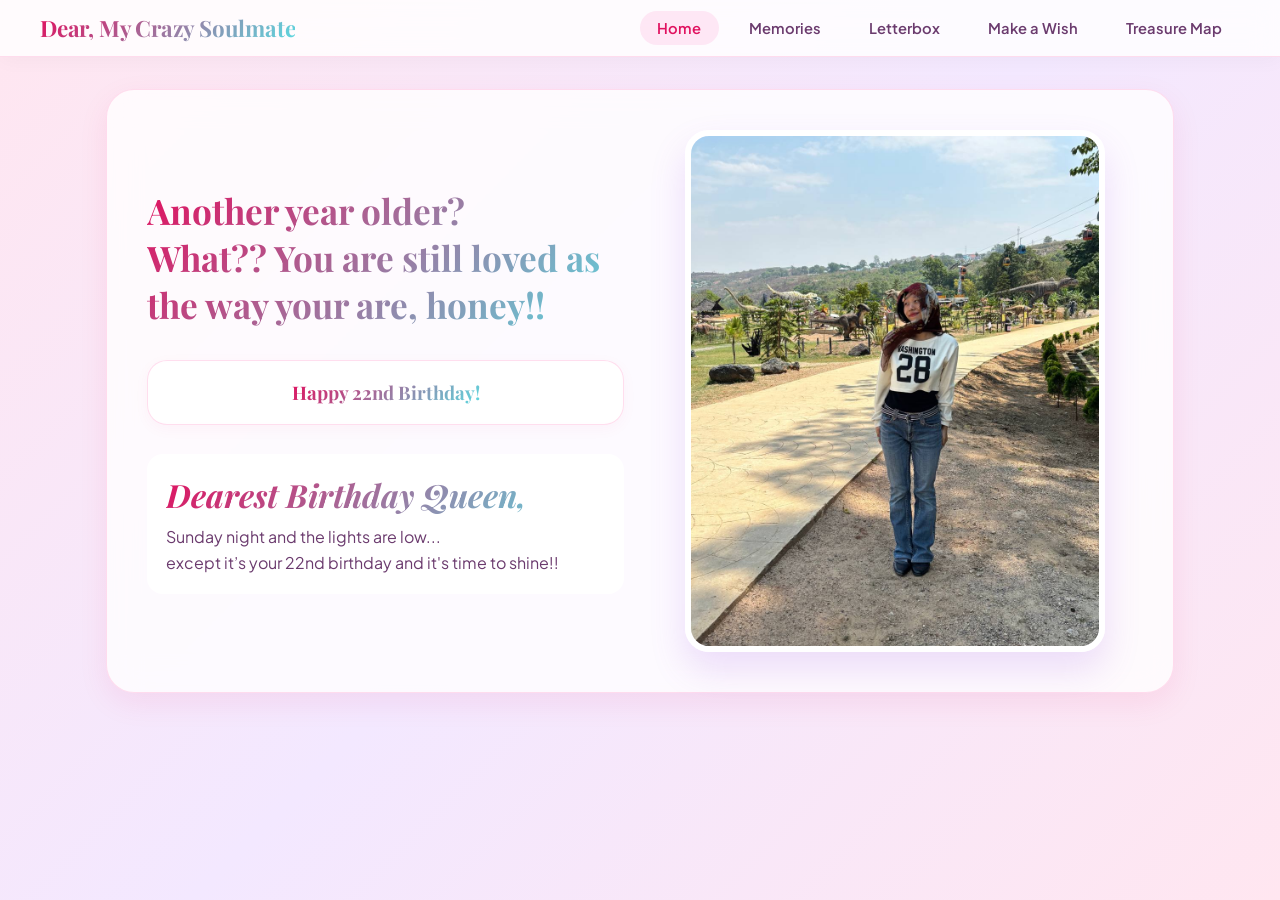
<file: index.html>
<!DOCTYPE html>
<html lang="en">
<head>
    <meta charset="UTF-8">
    <meta name="viewport" content="width=device-width, initial-scale=1.0">
    <title>Happy 22nd Birthday!</title>
    <link rel="stylesheet" href="webbie.css">
    <link rel="stylesheet" href="https://cdnjs.cloudflare.com/ajax/libs/font-awesome/6.4.0/css/all.min.css">
</head>
<body>

    <nav class="navbar">
        <div class="nav-container">
            <a href="index.html" class="logo font-barbie"></i> Dear, My Crazy Soulmate</a>
            <ul class="nav-links">
                <li><a href="index.html" class="active">Home</a></li>
                <li><a href="webbiepage2.html">Memories</a></li>
                <li><a href="webbiepage3.html">Letterbox</a></li>
                <li><a href="webbiepage4.html">Make a Wish</a></li>
                <li><a href="webbiepage5.html">Treasure Map</a></li>
            </ul>
        </div>
    </nav>

    <div class="container">
        <div class="card-pink home-grid">
            <div class="home-text">
                <h1 class="font-barbie" style="font-size: 2.2rem; color: var(--barbie-magenta); margin-bottom: 0.5rem;">
                    Another year older? <br>  What?? You are still loved as the way your are, honey!!
                </h1>
                <p style="margin-bottom: 1.5rem; color: #6b21a8;"> </p>

                <div class="countdown-box">
                    <div class="time-card">
                        <div class="time-num" id="days">00</div>
                        <div class="time-label">Days</div>
                    </div>
                    <div class="time-card">
                        <div class="time-num" id="hours">00</div>
                        <div class="time-label">Hours</div>
                    </div>
                    <div class="time-card">
                        <div class="time-num" id="minutes">00</div>
                        <div class="time-label">Mins</div>
                    </div>
                    <div class="time-card">
                        <div class="time-num" id="seconds">00</div>
                        <div class="time-label">Secs</div>
                    </div>
                </div>

                <div style="background: #fff; padding: 1.2rem; border-radius: 16px; border-left: 5px solid var(--barbie-pink);">
                    <h2 class="font-script" style="font-size: 2rem; color: var(--barbie-magenta);"> Dearest Birthday Queen, </h2>
                    <p style="margin-top: 0.5rem; line-height: 1.6;">
                        Sunday night and the lights are low... <br> except it’s your 22nd birthday and it's time to shine!!
                    </p>
                </div>
            </div>

            <div class="home-photo-wrap">
                <div class="floating-frame">
                    <img src="photo1.jpg" alt="Birthday Queen" class="birthday-photo">
                </div>
            </div>
        </div>
    </div>

    <script src="webbie.js"></script>
</body>
</html>
</file>
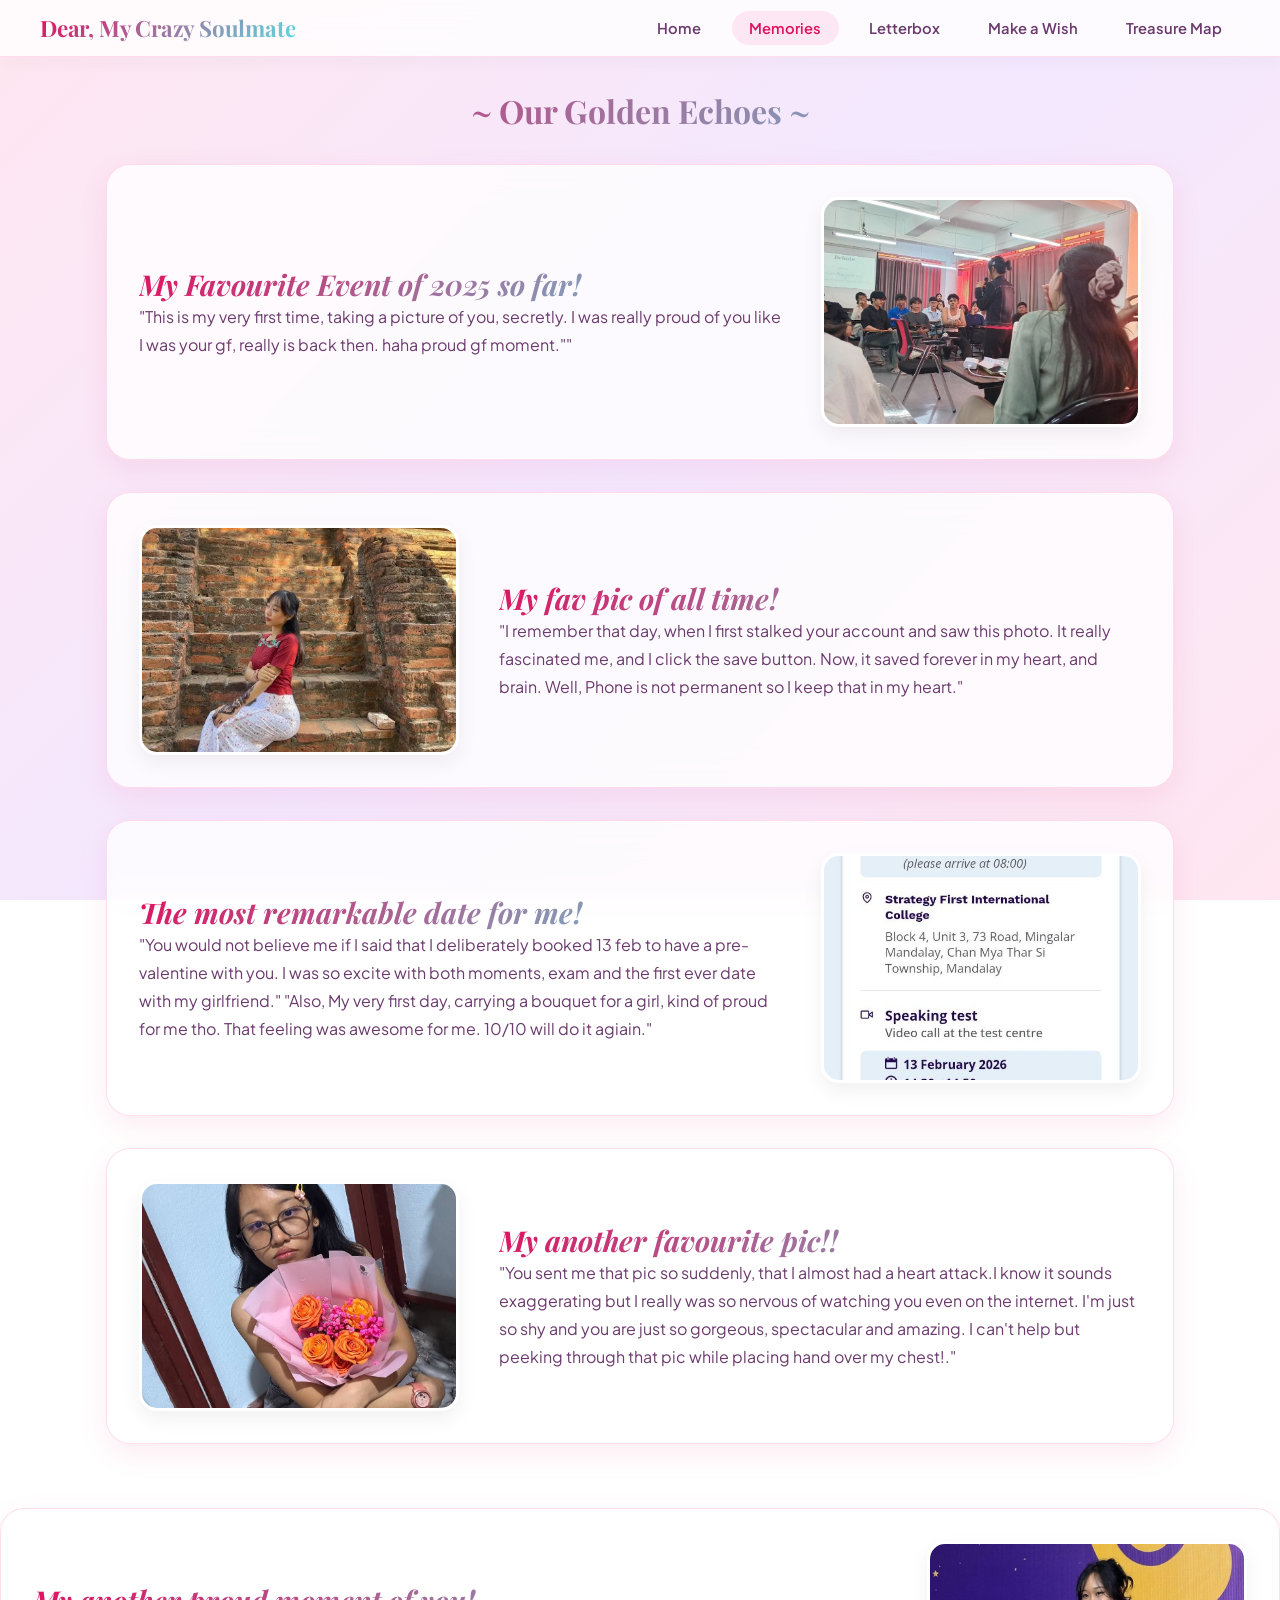
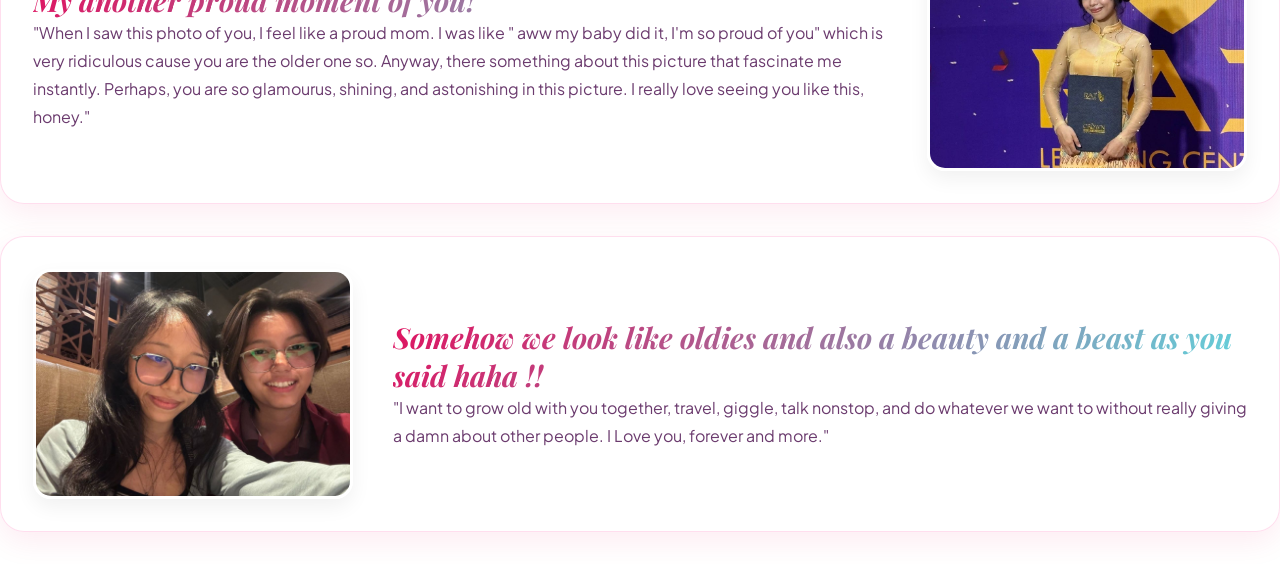
<file: webbiepage2.html>
<!DOCTYPE html>
<html lang="en">
<head>
    <meta charset="UTF-8">
    <meta name="viewport" content="width=device-width, initial-scale=1.0">
    <title>Memories Page</title>
    <link rel="stylesheet" href="webbie.css">
    <link rel="stylesheet" href="https://cdnjs.cloudflare.com/ajax/libs/font-awesome/6.4.0/css/all.min.css">
</head>
<body>

    <nav class="navbar">
        <div class="nav-container">
            <a href="index.html" class="logo font-barbie">Dear, My Crazy Soulmate</a>
            <ul class="nav-links">
                <li><a href="index.html">Home</a></li>
                <li><a href="webbiepage2.html" class="active">Memories</a></li>
                <li><a href="webbiepage3.html">Letterbox</a></li>
                <li><a href="webbiepage4.html">Make a Wish</a></li>
                <li><a href="webbiepage5.html">Treasure Map</a></li>
            </ul>
        </div>
    </nav>

    <div class="container">
        <!-- CLOSED <h1> TAG PROPERLY HERE -->
        <h1 class="font-barbie" style="text-align: center; color: var(--barbie-magenta); margin-bottom: 2rem;">
            ~ Our Golden Echoes ~
        </h1>

         <div class="memory-card right">
            <img src="the-speaking-buddy.jpg" class="memory-img" alt="Memory 2">
            <div>
                <h3 class="font-script" style="font-size: 1.8rem; color: var(--barbie-purple);"> My Favourite Event of 2025 so far!</h3>
                <p class="memory-text">
                    "This is my very first time, taking a picture of you, secretly. I was really proud of you like I was your gf, really is back then. haha proud gf moment.""
                </p>
            </div>
        </div>
        

        <div class="memory-card left">
            <img src="the-bagan-photo.jpg" class="memory-img" alt="Memory 1">
            <div>
                <h3 class="font-script" style="font-size: 1.8rem; color: var(--barbie-purple);"> My fav pic of all time! </h3>
                <p class="memory-text">
                    "I remember that day, when I first stalked your account and saw this photo. It really fascinated me, and I click the save button. Now, it saved forever in my heart, and brain. Well, Phone is not permanent so I keep that in my heart."
                </p>
            </div>
        </div>

        <div class="memory-card right">
            <img src="My-Exam-Date.jpg" class="memory-img" alt="Memory 2">
            <div>
                <h3 class="font-script" style="font-size: 1.8rem; color: var(--barbie-purple);"> The most remarkable date for me! </h3>
                <p class="memory-text">
                "You would not believe me if I said that I deliberately booked 13 feb to have a pre-valentine with you. I was so excite with both moments, exam and the first ever date with my girlfriend."
                "Also, My very first day, carrying a bouquet for a girl, kind of proud for me tho. That feeling was awesome for me. 10/10 will do it agiain."     
                </p>
            </div>
        </div>


<div class="memory-card left">
            <img src="You-and-Roses.jpg" class="memory-img" alt="Memory 1">
            <div>
                <h3 class="font-script" style="font-size: 1.8rem; color: var(--barbie-purple);"> My another favourite pic!! </h3>
                <p class="memory-text">
                    "You sent me that pic so suddenly, that I almost had a heart attack.I know it sounds exaggerating but I really was so nervous of watching you even on the internet. I'm just so shy and you are just so gorgeous, spectacular and amazing. I can't help but peeking through that pic while placing hand over my chest!."
                </p>
            </div>
        </div>

    

    
        </div>

        <div class="memory-card right">
            <img src="mybabyg.jpg" class="memory-img" alt="Memory 2">
            <div>
                <h3 class="font-script" style="font-size: 1.8rem; color: var(--barbie-purple);"> My another proud moment of you!</h3>
                <p class="memory-text">
                    "When I saw this photo of you, I feel like a proud mom. 
                    I was like " aww my baby did it, I'm so proud of you" which is very ridiculous cause you are the older one so.
                     Anyway, there something about this picture that fascinate me instantly. 
                     Perhaps, you are so glamourus, shining, and astonishing in this picture. I really love seeing you like this, honey."
                </p>
            </div>
        </div>

        <div class="memory-card left">
            <img src="us.jpg" class="memory-img" alt="Memory 1">
            <div>
                <h3 class="font-script" style="font-size: 1.8rem; color: var(--barbie-purple);"> Somehow we look like oldies and also a beauty and a beast as you said haha !! </h3>
                <p class="memory-text">
                    "I want to grow old with you together, travel, giggle, talk nonstop, and 
                    do whatever we want to without really giving a damn about other people. 
                    I Love you, forever and more."     
                </p>


    </div>

    <script src="webbie.js"></script>
</body>
</html>
</file>
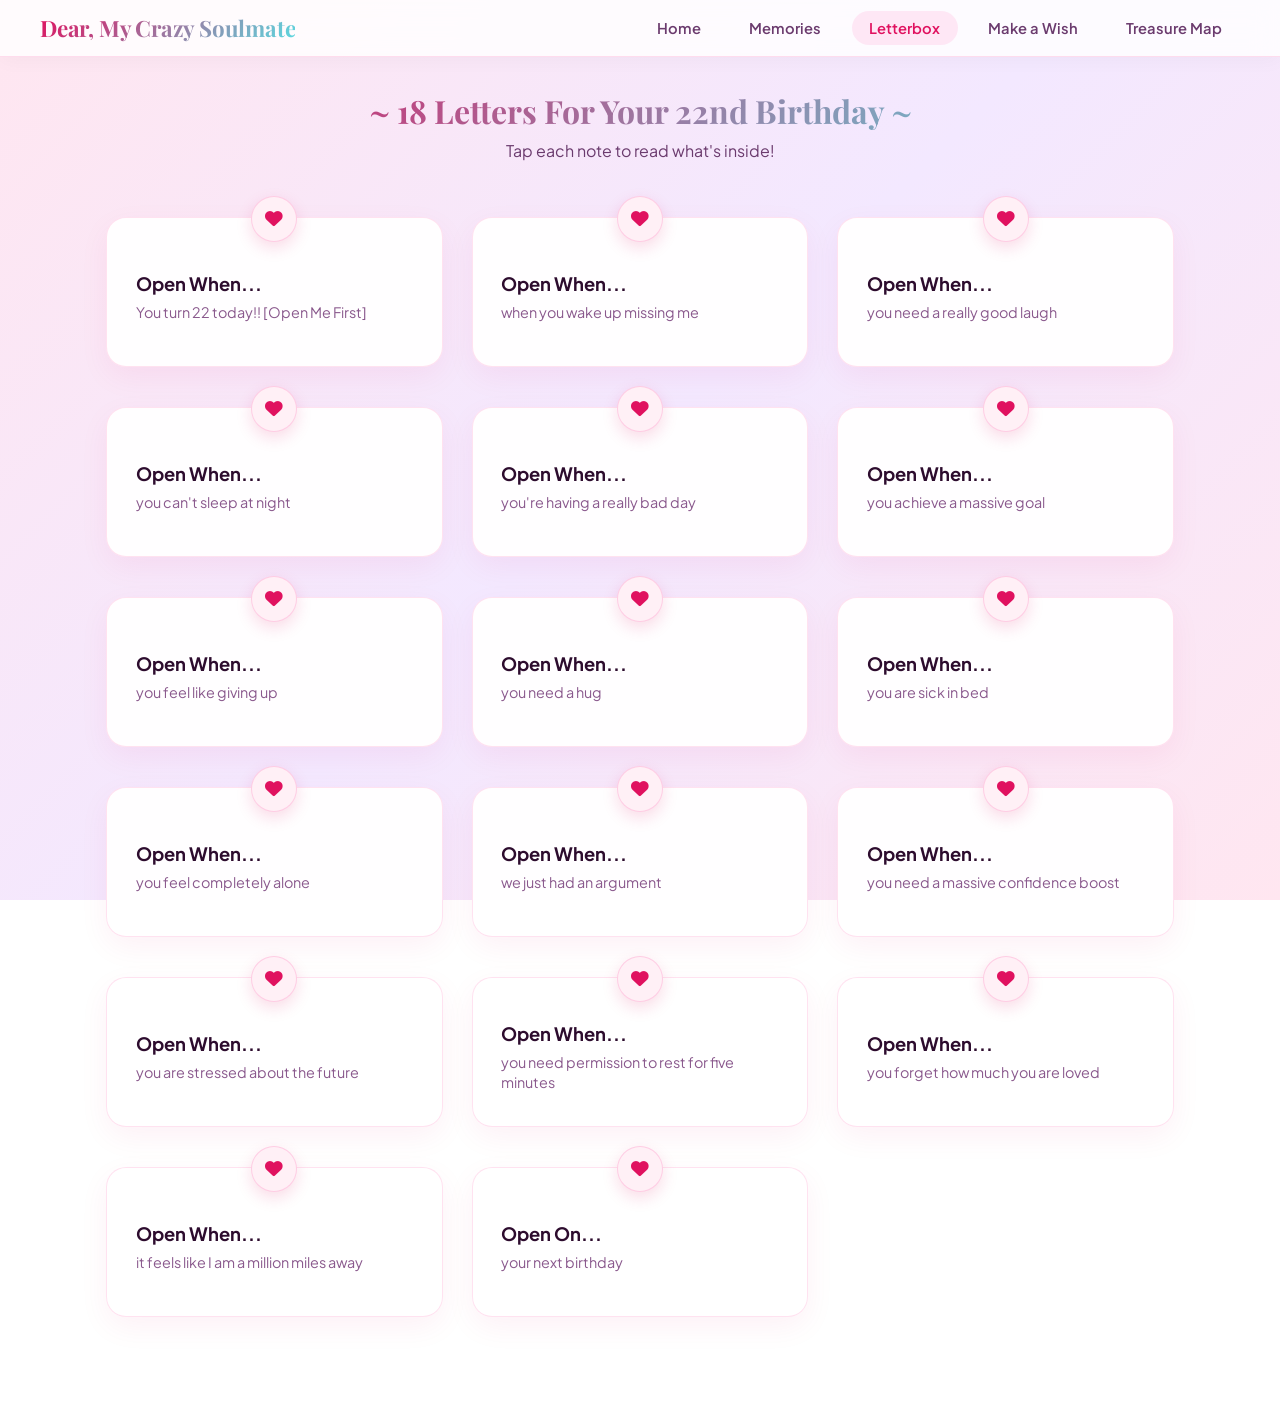
<file: webbiepage3.html>
<!DOCTYPE html>
<html lang="en">
<head>
    <meta charset="UTF-8">
    <meta name="viewport" content="width=device-width, initial-scale=1.0">
    <title>Letterbox Page</title>
    <link rel="stylesheet" href="webbie.css">
    <link rel="stylesheet" href="https://cdnjs.cloudflare.com/ajax/libs/font-awesome/6.4.0/css/all.min.css">
</head>
<body>

    <nav class="navbar">
        <div class="nav-container">
            <a href="index.html" class="logo font-barbie">Dear, My Crazy Soulmate</a>
            <ul class="nav-links">
                <li><a href="index.html">Home</a></li>
                <li><a href="webbiepage2.html">Memories</a></li>
                <li><a href="webbiepage3.html" class="active">Letterbox</a></li>
                <li><a href="webbiepage4.html">Make a Wish</a></li>
                <li><a href="webbiepage5.html">Treasure Map</a></li>
            </ul>
        </div>
    </nav>

    <div class="container">
        <h1 class="font-barbie" style="text-align: center; margin-bottom: 0.5rem;">
             ~ 18 Letters For Your 22nd Birthday ~
        </h1>
        <p style="text-align: center; margin-bottom: 2rem; color: #6b3b6e;">Tap each note to read what's inside!</p>

        <!-- Dynamic Letterbox Card Grid -->
<div class="envelope-grid" id="gridContainer"></div>    </div>

    <!-- Popup Modal -->
    <div class="modal-overlay" id="letterModal">
        <div class="modal-content">
            <h2 class="font-barbie" id="modalTitle" style="margin-bottom: 1rem;">Envelope</h2>
            <p id="modalText" style="font-size: 1.1rem; color: #4a0e2e; margin-bottom: 1.5rem; line-height: 1.6;"></p>
            <button class="btn-primary" onclick="closeModal()">Close Note</button>
        </div>
    </div>

    <script src="webbie.js"></script>
    
</body>
</html>
</file>
<file: webbie.css>
/* ============================================================
   GOOGLE FONTS IMPORT (Modern 2026 Typography)
   ============================================================ */
@import url('https://fonts.googleapis.com/css2?family=Plus+Jakarta+Sans:ital,wght@0,300;0,400;0,500;0,600;0,700;0,800;1,400&family=Playfair+Display:ital,wght@0,600;0,700;1,400;1,600&display=swap');

/* ============================================================
   1. GLOBAL VARIABLES & LIGHT PASTEL GLASS THEME
   ============================================================ */
:root {
    /* Fresh 2026 Color Palette */
    --primary-pink: #ff69b4;
    --deep-pink: #e0115f;
    --accent-purple: hwb(183 36% 12%);
    --soft-pink-bg: #fff0f6;
    --gradient-bg: linear-gradient(135deg, #ffe6f0 0%, #f3e8ff 50%, #ffe6f0 100%);
    --text-dark: #2d0c2e;
    --text-muted: #6b3b6e;
    
    /* Modern Glassmorphism & Shadow Properties */
    --glass-card-bg: rgba(255, 255, 255, 0.78);
    --glass-card-border: rgba(255, 182, 217, 0.45);
    --card-shadow: 0 10px 30px rgba(224, 17, 95, 0.08);
    --hover-shadow: 0 18px 40px rgba(224, 17, 95, 0.18);
}

* {
    box-sizing: border-box;
    margin: 0;
    padding: 0;
}

body {
    background: var(--gradient-bg);
    background-attachment: fixed;
    color: var(--text-dark);
    font-family: 'Plus Jakarta Sans', -apple-system, BlinkMacSystemFont, sans-serif;
    min-height: 100vh;
    display: flex;
    flex-direction: column;
    overflow-x: hidden;
}

/* Custom Scrollbar */
::-webkit-scrollbar {
    width: 8px;
}
::-webkit-scrollbar-track {
    background: #fce7f3;
}
::-webkit-scrollbar-thumb {
    background: var(--primary-pink);
    border-radius: 10px;
}

/* ============================================================
   2. TYPOGRAPHY & GRADIENT TEXT ACCENTS
   ============================================================ */
.font-barbie, 
h1, h2, h3 {
    font-family: 'Playfair Display', serif;
    background: linear-gradient(135deg, var(--deep-pink), var(--accent-purple));
    -webkit-background-clip: text;
    -webkit-text-fill-color: transparent;
    font-weight: 700;
}

.font-script {
    font-family: 'Playfair Display', serif;
    font-style: italic;
    color: var(--deep-pink);
}

p, span {
    color: var(--text-muted);
}

/* ============================================================
   3. MODERN NAVBAR (Glassmorphic)
   ============================================================ */
.navbar {
    position: sticky;
    top: 0;
    z-index: 1000;
    background: rgba(255, 255, 255, 0.82);
    backdrop-filter: blur(14px);
    -webkit-backdrop-filter: blur(14px);
    border-bottom: 1px solid var(--glass-card-border);
    padding: 0.8rem 2rem;
    box-shadow: 0 4px 20px rgba(0, 0, 0, 0.03);
    width: 100%;
}

.nav-container {
    max-width: 1200px;
    margin: 0 auto;
    display: flex;
    justify-content: space-between;
    align-items: center;
    width: 100%;
}

.logo {
    font-family: 'Playfair Display', serif;
    font-size: 1.4rem;
    font-weight: 700;
    text-decoration: none;
    background: linear-gradient(135deg, var(--deep-pink), var(--accent-purple));
    -webkit-background-clip: text;
    -webkit-text-fill-color: transparent;
    letter-spacing: -0.2px;
}

.nav-links {
    list-style: none;
    display: flex;
    align-items: center;
    gap: 0.8rem;
}

.nav-links li {
    display: inline-block;
}

.nav-links a {
    font-family: 'Plus Jakarta Sans', sans-serif;
    color: var(--text-muted);
    text-decoration: none;
    font-weight: 600;
    font-size: 0.92rem;
    padding: 0.5rem 1.1rem;
    border-radius: 50px;
    transition: all 0.25s cubic-bezier(0.4, 0, 0.2, 1);
    white-space: nowrap;
}

.nav-links a:hover,
.nav-links a.active {
    color: var(--deep-pink);
    background: rgba(255, 105, 180, 0.14);
}

/* ============================================================
   4. LAYOUT CONTAINERS & CARD FRAMES
   ============================================================ */
.container {
    max-width: 1100px;
    width: 90%;
    margin: 2rem auto;
    padding: 0 1rem;
    flex: 1;
}

.card-pink {
    background: var(--glass-card-bg);
    backdrop-filter: blur(16px);
    -webkit-backdrop-filter: blur(16px);
    border: 1px solid var(--glass-card-border);
    border-radius: 28px;
    padding: 2.5rem;
    box-shadow: var(--card-shadow);
    transition: transform 0.3s ease, box-shadow 0.3s ease;
}

.card-pink:hover {
    box-shadow: var(--hover-shadow);
}

/* ============================================================
   5. PAGE 1: HOME PAGE & COUNTDOWN
   ============================================================ */
.home-grid {
    display: grid;
    grid-template-columns: 1.1fr 1fr;
    gap: 2.5rem;
    align-items: center;
}

.home-text {
    display: flex;
    flex-direction: column;
    justify-content: center;
}

.home-photo-wrap {
    display: flex;
    justify-content: center;
    align-items: center;
}

.countdown-box {
    display: flex;
    justify-content: space-around;
    background: rgba(255, 255, 255, 0.65);
    backdrop-filter: blur(8px);
    padding: 1.2rem;
    border-radius: 20px;
    border: 1px solid var(--glass-card-border);
    margin-bottom: 1.8rem;
    box-shadow: 0 4px 15px rgba(224, 17, 95, 0.04);
}

.time-card {
    text-align: center;
}

.time-num {
    font-size: 2.2rem;
    font-weight: 800;
    background: linear-gradient(135deg, var(--deep-pink), var(--accent-purple));
    -webkit-background-clip: text;
    -webkit-text-fill-color: transparent;
}

.time-label {
    font-size: 0.78rem;
    font-weight: 600;
    color: var(--text-muted);
    text-transform: uppercase;
    letter-spacing: 1px;
}

.home-grid {
    display: grid;
    grid-template-columns: 1fr 1fr;
    gap: 2rem;
    align-items: center;
}

.floating-frame {
    position: relative;
    width: 100%;
    max-width: 420px;
    border: 6px solid #ffffff;
    border-radius: 24px;
    overflow: hidden;
    box-shadow: 0 18px 35px rgba(155, 81, 224, 0.18);
    animation: float 4.5s ease-in-out infinite;

}

.floating-frame img {
    width: 100%;
    aspect-ratio: 4 / 5;
    object-fit: cover;
    display: block;
}

/* ============================================================
   6. PAGE 2: MEMORIES PAGE
   ============================================================ */
.memory-card {
    display: flex;
    flex-direction: row;
    align-items: center;
    gap: 2.5rem;
    background: var(--glass-card-bg);
    backdrop-filter: blur(16px);
    -webkit-backdrop-filter: blur(16px);
    border: 1px solid var(--glass-card-border);
    border-radius: 24px;
    padding: 2rem;
    margin-bottom: 2rem;
    box-shadow: var(--card-shadow);
    transition: transform 0.3s ease, box-shadow 0.3s ease;
}

.memory-card:hover {
    transform: translateY(-4px);
    box-shadow: var(--hover-shadow);
}

.memory-img {
    width: 320px;
    height: 230px;
    object-fit: cover;
    border-radius: 18px;
    border: 3px solid #ffffff;
    box-shadow: 0 8px 20px rgba(0, 0, 0, 0.06);
    flex-shrink: 0;
}

.memory-text {
    font-family: 'Plus Jakarta Sans', sans-serif;
    font-size: 1rem;
    font-weight: 400;
    line-height: 1.75;
    color: var(--text-muted);
}

.memory-card.left {
    flex-direction: row;
}

.memory-card.right {
    flex-direction: row-reverse;
}

/* ============================================================
   7. PAGE 3: LETTERBOX & ENVELOPES
   ============================================================ */
.envelope-grid {
    display: grid;
    grid-template-columns: repeat(3, 1fr); /* 3 cards per row */
    gap: 2.5rem 1.8rem;
    max-width: 1100px;
    margin: 2.5rem auto;
    padding: 1rem 0;
}

.envelope {
    position: relative;
    background: rgba(255, 255, 255, 0.95);
    border: 1px solid rgba(255, 182, 217, 0.4);
    border-radius: 20px;
    min-height: 150px;
    display: flex;
    flex-direction: column;
    justify-content: center;
    align-items: flex-start;
    padding: 2.5rem 1.8rem 1.8rem 1.8rem;
    cursor: pointer;
    box-shadow: 0 10px 30px rgba(224, 17, 95, 0.06);
    transition: all 0.3s cubic-bezier(0.4, 0, 0.2, 1);
}

.envelope:hover {
    transform: translateY(-6px);
    box-shadow: 0 18px 35px rgba(224, 17, 95, 0.15);
    border-color: rgba(255, 105, 180, 0.6);
}

.envelope-badge {
    position: absolute;
    top: -22px;
    left: 50%;
    transform: translateX(-50%);
    width: 46px;
    height: 46px;
    background: #fff0f6;
    border: 1px solid rgba(255, 182, 217, 0.6);
    border-radius: 50%;
    display: flex;
    align-items: center;
    justify-content: center;
    box-shadow: 0 6px 16px rgba(224, 17, 95, 0.15);
    transition: transform 0.3s ease;
}

.envelope:hover .envelope-badge {
    transform: translateX(-50%) scale(1.1);
}

.envelope-badge i {
    font-size: 1.1rem;
    color: #e0115f;
}

.envelope-title {
    font-family: 'Plus Jakarta Sans', sans-serif;
    font-size: 1.15rem;
    font-weight: 700;
    color: #2d0c2e;
    margin-bottom: 0.4rem;
    line-height: 1.3;
}

.envelope-subtitle {
    font-family: 'Plus Jakarta Sans', sans-serif;
    font-size: 0.9rem;
    font-weight: 400;
    color: #8a598d;
    line-height: 1.4;
}

@media (max-width: 900px) {
    .envelope-grid {
        grid-template-columns: repeat(2, 1fr);
    }
}

@media (max-width: 600px) {
    .envelope-grid {
        grid-template-columns: 1fr;
    }
}

.modal-overlay {
    display: none; /* or opacity: 0 / visibility: hidden depending on your setup */
    /* ... existing overlay styles ... */
}

.modal-overlay.active {
    display: flex; /* shows the modal when openLetter is called */
}

/* ============================================================
   8. PAGE 4 & 5: EMBEDDED CAKE & PLAYLIST
   ============================================================ */
.cake-embed-card,
.hero-playlist-card {
    background: var(--glass-card-bg);
    backdrop-filter: blur(16px);
    -webkit-backdrop-filter: blur(16px);
    border: 1px solid var(--glass-card-border);
    border-radius: 28px;
    box-shadow: var(--card-shadow);
}

.cake-embed-card {
    padding: 10px;
    width: 100%;
    max-width: 650px;
    height: 600px;
    overflow: hidden;
    display: flex;
    justify-content: center;
    align-items: center;
}

.cake-iframe {
    width: 100%;
    height: 100%;
    border: none;
    border-radius: 20px;
}

.hero-playlist-card {
    padding: 2.5rem 2rem;
    max-width: 500px;
    width: 100%;
    text-align: center;
    margin: 0 auto;
    transition: transform 0.3s ease, box-shadow 0.3s ease;
}

.hero-playlist-card:hover {
    transform: translateY(-4px);
    box-shadow: var(--hover-shadow);
}

.card-header-badge {
    display: inline-block;
    background: linear-gradient(135deg, var(--primary-pink), var(--accent-purple));
    color: #ffffff;
    padding: 0.4rem 1.2rem;
    border-radius: 50px;
    font-size: 0.8rem;
    font-weight: 700;
    letter-spacing: 0.5px;
    margin-bottom: 1.2rem;
    text-transform: uppercase;
}

.scan-code-wrapper {
    background: #ffffff;
    padding: 14px;
    border-radius: 20px;
    display: inline-block;
    box-shadow: 0 8px 20px rgba(0, 0, 0, 0.06);
    margin-bottom: 1.8rem;
    border: 1px solid rgba(255, 182, 217, 0.4);
}

.spotify-scan-img {
    width: 100%;
    max-width: 360px;
    display: block;
    height: auto;
    border-radius: 10px;
}

.btn-primary,
.spotify-btn {
    display: inline-flex;
    align-items: center;
    justify-content: center;
    gap: 0.6rem;
    background: linear-gradient(135deg, var(--primary-pink), var(--accent-purple));
    color: #ffffff;
    font-size: 1rem;
    font-weight: 700;
    padding: 0.85rem 2.2rem;
    border-radius: 50px;
    border: none;
    text-decoration: none;
    cursor: pointer;
    box-shadow: 0 6px 20px rgba(224, 17, 95, 0.22);
    transition: all 0.25s ease;
}

.btn-primary:hover,
.spotify-btn:hover {
    transform: translateY(-2px) scale(1.02);
    box-shadow: 0 10px 25px rgba(224, 17, 95, 0.32);
}

/* ============================================================
   9. MODAL POPUPS
   ============================================================ */
.modal-overlay {
    position: fixed;
    top: 0;
    left: 0;
    width: 100%;
    height: 100%;
    background: rgba(45, 12, 46, 0.35);
    backdrop-filter: blur(8px);
    -webkit-backdrop-filter: blur(8px);
    display: flex;
    justify-content: center;
    align-items: center;
    z-index: 2000;
    opacity: 0;
    pointer-events: none;
    transition: opacity 0.3s ease;
}

.modal-overlay.active {
    opacity: 1;
    pointer-events: auto;
}

.modal-content {
    background: #ffffff;
    border-radius: 28px;
    border: 1px solid var(--glass-card-border);
    padding: 2.2rem;
    max-width: 480px;
    width: 90%;
    text-align: center;
    position: relative;
    box-shadow: var(--hover-shadow);
    transform: scale(0.92);
    transition: transform 0.3s cubic-bezier(0.34, 1.56, 0.64, 1);
}

.modal-overlay.active .modal-content {
    transform: scale(1);
}

/* ============================================================
   10. MEDIA QUERIES (Responsive Design)
   ============================================================ */
@media (max-width: 1100px) {
    .envelope-grid {
        grid-template-columns: repeat(3, 1fr);
    }
}

@media (max-width: 900px) {
    .home-grid {
        grid-template-columns: 1fr;
    }
}

@media (max-width: 600px) {
    .nav-container {
        flex-direction: column;
        gap: 0.8rem;
    }
    .memory-card {
        flex-direction: column !important;
    }
    .memory-img {
        width: 100%;
        height: 200px;
    }
    .envelope-grid {
        grid-template-columns: repeat(2, 1fr);
    }
    .cake-embed-card {
        height: 500px;
    }
}

.fa-spin-slow {
    animation: fa-spin 8s infinite linear;
}
</file>
